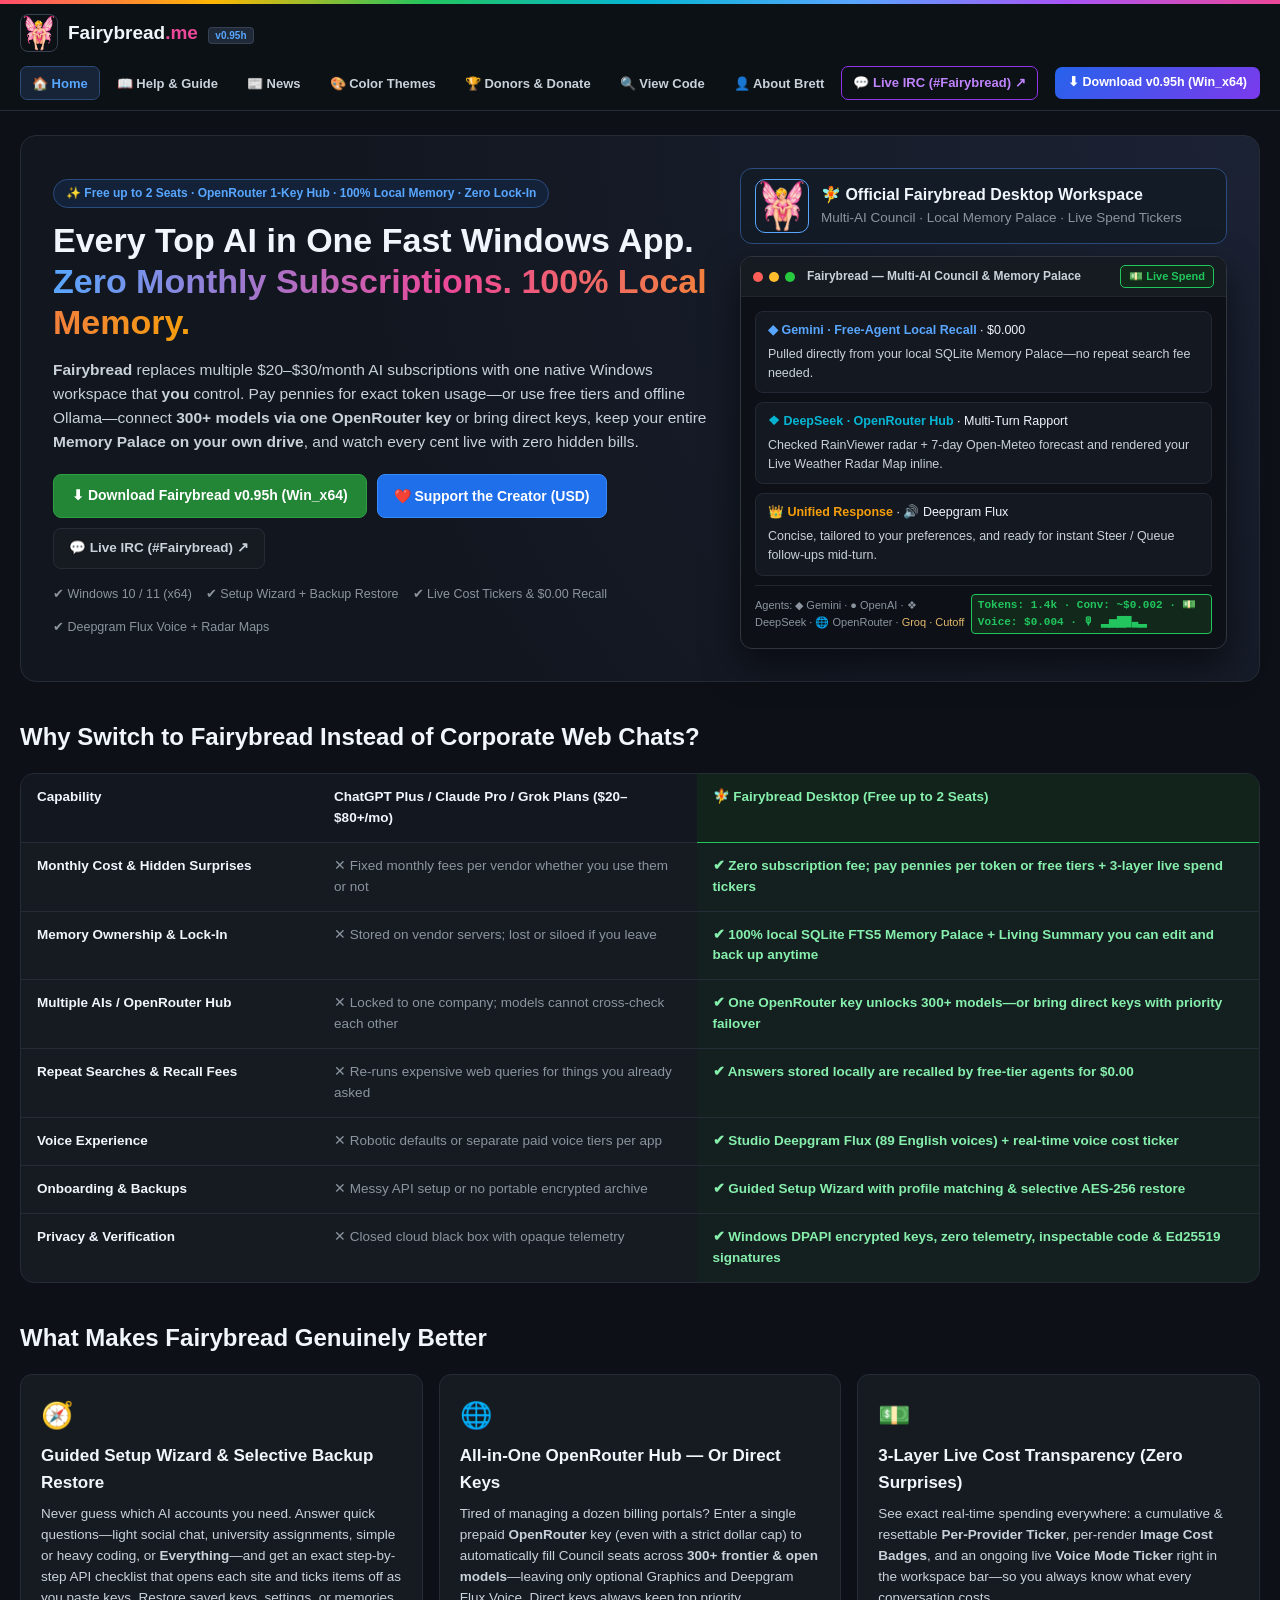
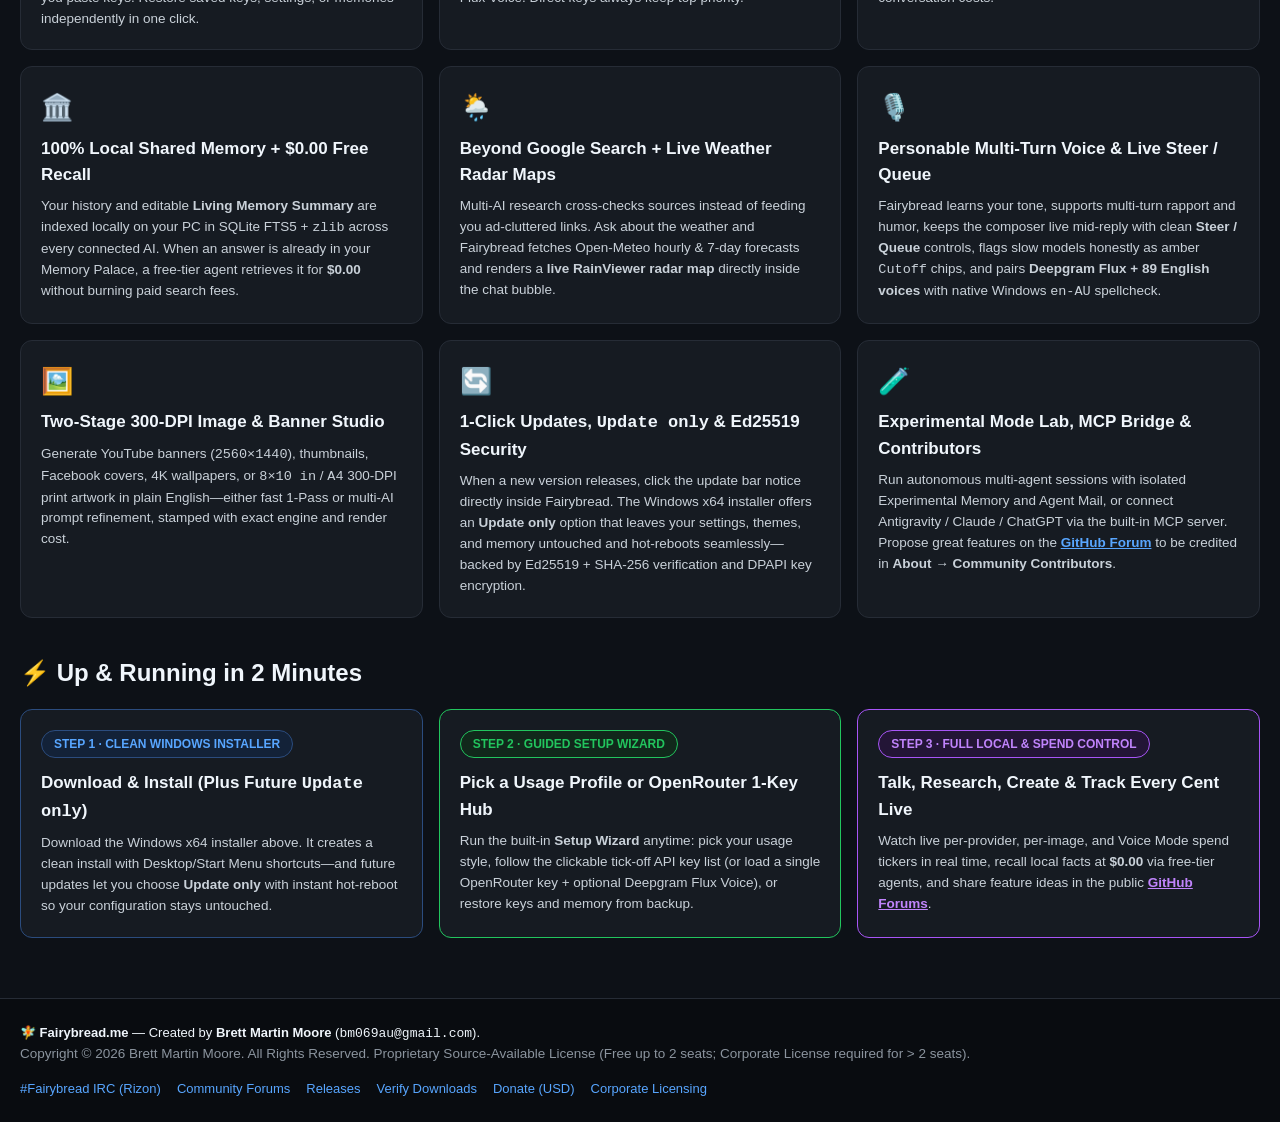
<file: docs/index.html>
﻿<!DOCTYPE html>
<html lang="en">
<head>
  <meta charset="UTF-8" />
  <meta name="viewport" content="width=device-width, initial-scale=1.0" />
  <title>Fairybread.me — Multi-AI Desktop Workspace, 100% Local Memory Palace &amp; Live Cost Control</title>
  <meta name="description" content="Replace $20-$80+/mo AI subscriptions with Fairybread: connect OpenRouter (300+ models on one key) or direct AI APIs, keep 100% local Shared Memory with $0.00 free recall, view Live Weather Radar Maps, talk with Deepgram Flux Voice, and track every cent live." />
  <link rel="icon" type="image/png" href="fairybread_icon.png" />
  <link rel="stylesheet" href="styles.css?v=0.95h" />
</head>
<body>
  <!-- Top Sprinkles Accent Bar -->
  <div class="sprinkle-bar"></div>

  <!-- Header / Navigation (Public Display Page — No Login Required) -->
  <header class="site-header">
    <div class="header-inner">
      <div class="brand" onclick="switchTab('home')">
        <img src="fairybread_icon.png" alt="Fairybread Logo" class="brand-logo-img" />
        <div>
          <span class="brand-name">Fairybread<span class="brand-domain">.me</span></span>
          <span class="brand-tag dynamic-version-tag">v0.95h</span>
        </div>
      </div>

      <nav class="main-nav" id="mainNav">
        <button class="nav-btn active" data-tab="home" onclick="switchTab('home')">🏠 Home</button>
        <button class="nav-btn" data-tab="guide" onclick="switchTab('guide')">📖 Help &amp; Guide</button>
        <button class="nav-btn" data-tab="news" onclick="switchTab('news')">📰 News</button>
        <button class="nav-btn" data-tab="themes" onclick="switchTab('themes')">🎨 Color Themes</button>
        <button class="nav-btn" data-tab="donors" onclick="switchTab('donors')">🏆 Donors &amp; Donate</button>
        <button class="nav-btn" data-tab="code" onclick="switchTab('code')">🔍 View Code</button>
        <button class="nav-btn" data-tab="about" onclick="switchTab('about')">👤 About Brett</button>
        <a class="nav-btn forum-link-btn" href="https://qchat.rizon.net/?channels=Fairybread" target="_blank" rel="noopener">💬 Live IRC (#Fairybread) ↗</a>
      </nav>

      <div class="header-actions">
        <a class="btn-download-sm dynamic-download-btn" href="https://github.com/bm069au/fairybread/releases/latest/download/Fairybread_v0.95h_Win_x64_Setup.exe">⬇ Download v0.95h (Win_x64)</a>
      </div>
    </div>
  </header>

  <main class="site-main">
    <!-- ================= TAB: HOME ================= -->
    <section id="tab-home" class="tab-section active">
      <div class="hero-card">
        <div class="hero-left">
          <div class="pill-badge">✨ Free up to 2 Seats · OpenRouter 1-Key Hub · 100% Local Memory · Zero Lock-In</div>
          <h1>Every Top AI in One Fast Windows App.<br /><span class="gradient-text">Zero Monthly Subscriptions. 100% Local Memory.</span></h1>
          <p class="hero-lead">
            <strong>Fairybread</strong> replaces multiple $20–$30/month AI subscriptions with one native Windows workspace that <strong>you</strong> control. Pay pennies for exact token usage—or use free tiers and offline Ollama—connect <strong>300+ models via one OpenRouter key</strong> or bring direct keys, keep your entire <strong>Memory Palace on your own drive</strong>, and watch every cent live with zero hidden bills.
          </p>
          <div class="hero-cta-row">
            <a class="btn-primary-lg dynamic-download-btn" id="heroDownloadBtn" href="https://github.com/bm069au/fairybread/releases/latest/download/Fairybread_v0.95h_Win_x64_Setup.exe">
              ⬇ Download Fairybread v0.95h (Win_x64)
            </a>
            <button class="btn-secondary-lg" onclick="switchTab('donors')">❤️ Support the Creator (USD)</button>
            <a class="btn-outline-lg" href="https://qchat.rizon.net/?channels=Fairybread" target="_blank" rel="noopener">💬 Live IRC (#Fairybread) ↗</a>
          </div>
          <div class="hero-meta">
            <span>✔ Windows 10 / 11 (x64)</span>
            <span>✔ Setup Wizard + Backup Restore</span>
            <span>✔ Live Cost Tickers &amp; $0.00 Recall</span>
            <span>✔ Deepgram Flux Voice + Radar Maps</span>
          </div>
        </div>

        <div class="hero-right">
          <div class="fairy-hero-banner">
            <img src="fairybread_icon.png" alt="Fairybread Emblem" class="hero-fairy-img" />
            <div>
              <strong>🧚 Official Fairybread Desktop Workspace</strong>
              <div class="muted-sub">Multi-AI Council · Local Memory Palace · Live Spend Tickers</div>
            </div>
          </div>
          <div class="app-mockup">
            <div class="mockup-titlebar">
              <span class="dot red"></span><span class="dot yellow"></span><span class="dot green"></span>
              <span class="mockup-title">Fairybread — Multi-AI Council &amp; Memory Palace</span>
              <span class="mockup-pill">💵 Live Spend</span>
            </div>
            <div class="mockup-body">
              <div class="mockup-chat-bubble ai-gemini">
                <strong>◆ Gemini · Free-Agent Local Recall</strong> · <span>$0.000</span>
                <p>Pulled directly from your local SQLite Memory Palace—no repeat search fee needed.</p>
              </div>
              <div class="mockup-chat-bubble ai-deepseek">
                <strong>❖ DeepSeek · OpenRouter Hub</strong> · <span>Multi-Turn Rapport</span>
                <p>Checked RainViewer radar + 7-day Open-Meteo forecast and rendered your Live Weather Radar Map inline.</p>
              </div>
              <div class="mockup-chat-bubble ai-synth">
                <strong>👑 Unified Response</strong> · <span>🔊 Deepgram Flux</span>
                <p>Concise, tailored to your preferences, and ready for instant Steer / Queue follow-ups mid-turn.</p>
              </div>
              <div class="mockup-bar">
                <span>Agents: ◆ Gemini · ● OpenAI · ❖ DeepSeek · 🌐 OpenRouter · <span style="color:#e2b96b;">Groq · Cutoff</span></span>
                <span class="voice-meter">Tokens: 1.4k · Conv: ~$0.002 · 💵 Voice: $0.004 · 🎙 ▂▅▇█▄▂</span>
              </div>
            </div>
          </div>
        </div>
      </div>

      <!-- Why Switch Comparison Table -->
      <h2 class="section-heading">Why Switch to Fairybread Instead of Corporate Web Chats?</h2>
      <div class="compare-table-wrap">
        <table class="compare-table">
          <thead>
            <tr>
              <th>Capability</th>
              <th>ChatGPT Plus / Claude Pro / Grok Plans ($20–$80+/mo)</th>
              <th class="cmp-fb-col">🧚 Fairybread Desktop (Free up to 2 Seats)</th>
            </tr>
          </thead>
          <tbody>
            <tr>
              <td>Monthly Cost &amp; Hidden Surprises</td>
              <td class="cmp-bad">✕ Fixed monthly fees per vendor whether you use them or not</td>
              <td class="cmp-fb-col cmp-good">✔ Zero subscription fee; pay pennies per token or free tiers + 3-layer live spend tickers</td>
            </tr>
            <tr>
              <td>Memory Ownership &amp; Lock-In</td>
              <td class="cmp-bad">✕ Stored on vendor servers; lost or siloed if you leave</td>
              <td class="cmp-fb-col cmp-good">✔ 100% local SQLite FTS5 Memory Palace + Living Summary you can edit and back up anytime</td>
            </tr>
            <tr>
              <td>Multiple AIs / OpenRouter Hub</td>
              <td class="cmp-bad">✕ Locked to one company; models cannot cross-check each other</td>
              <td class="cmp-fb-col cmp-good">✔ One OpenRouter key unlocks 300+ models—or bring direct keys with priority failover</td>
            </tr>
            <tr>
              <td>Repeat Searches &amp; Recall Fees</td>
              <td class="cmp-bad">✕ Re-runs expensive web queries for things you already asked</td>
              <td class="cmp-fb-col cmp-good">✔ Answers stored locally are recalled by free-tier agents for $0.00</td>
            </tr>
            <tr>
              <td>Voice Experience</td>
              <td class="cmp-bad">✕ Robotic defaults or separate paid voice tiers per app</td>
              <td class="cmp-fb-col cmp-good">✔ Studio Deepgram Flux (89 English voices) + real-time voice cost ticker</td>
            </tr>
            <tr>
              <td>Onboarding &amp; Backups</td>
              <td class="cmp-bad">✕ Messy API setup or no portable encrypted archive</td>
              <td class="cmp-fb-col cmp-good">✔ Guided Setup Wizard with profile matching &amp; selective AES-256 restore</td>
            </tr>
            <tr>
              <td>Privacy &amp; Verification</td>
              <td class="cmp-bad">✕ Closed cloud black box with opaque telemetry</td>
              <td class="cmp-fb-col cmp-good">✔ Windows DPAPI encrypted keys, zero telemetry, inspectable code &amp; Ed25519 signatures</td>
            </tr>
          </tbody>
        </table>
      </div>

      <!-- Core Feature Grid (9 Selling Cards) -->
      <h2 class="section-heading">What Makes Fairybread Genuinely Better</h2>
      <div class="feature-grid">
        <div class="feature-card">
          <div class="feat-icon">🧭</div>
          <h3>Guided Setup Wizard &amp; Selective Backup Restore</h3>
          <p>Never guess which AI accounts you need. Answer quick questions—light social chat, university assignments, simple or heavy coding, or <strong>Everything</strong>—and get an exact step-by-step API checklist that opens each site and ticks items off as you paste keys. Restore saved keys, settings, or memories independently in one click.</p>
        </div>
        <div class="feature-card">
          <div class="feat-icon">🌐</div>
          <h3>All-in-One OpenRouter Hub — Or Direct Keys</h3>
          <p>Tired of managing a dozen billing portals? Enter a single prepaid <strong>OpenRouter</strong> key (even with a strict dollar cap) to automatically fill Council seats across <strong>300+ frontier &amp; open models</strong>—leaving only optional Graphics and Deepgram Flux Voice. Direct keys always keep top priority.</p>
        </div>
        <div class="feature-card">
          <div class="feat-icon">💵</div>
          <h3>3-Layer Live Cost Transparency (Zero Surprises)</h3>
          <p>See exact real-time spending everywhere: a cumulative &amp; resettable <strong>Per-Provider Ticker</strong>, per-render <strong>Image Cost Badges</strong>, and an ongoing live <strong>Voice Mode Ticker</strong> right in the workspace bar—so you always know what every conversation costs.</p>
        </div>
        <div class="feature-card">
          <div class="feat-icon">🏛️</div>
          <h3>100% Local Shared Memory + $0.00 Free Recall</h3>
          <p>Your history and editable <strong>Living Memory Summary</strong> are indexed locally on your PC in SQLite FTS5 + <code>zlib</code> across every connected AI. When an answer is already in your Memory Palace, a free-tier agent retrieves it for <strong>$0.00</strong> without burning paid search fees.</p>
        </div>
        <div class="feature-card">
          <div class="feat-icon">🌦️</div>
          <h3>Beyond Google Search + Live Weather Radar Maps</h3>
          <p>Multi-AI research cross-checks sources instead of feeding you ad-cluttered links. Ask about the weather and Fairybread fetches Open-Meteo hourly &amp; 7-day forecasts and renders a <strong>live RainViewer radar map</strong> directly inside the chat bubble.</p>
        </div>
        <div class="feature-card">
          <div class="feat-icon">🎙️</div>
          <h3>Personable Multi-Turn Voice &amp; Live Steer / Queue</h3>
          <p>Fairybread learns your tone, supports multi-turn rapport and humor, keeps the composer live mid-reply with clean <strong>Steer / Queue</strong> controls, flags slow models honestly as amber <code>Cutoff</code> chips, and pairs <strong>Deepgram Flux + 89 English voices</strong> with native Windows <code>en-AU</code> spellcheck.</p>
        </div>
        <div class="feature-card">
          <div class="feat-icon">🖼️</div>
          <h3>Two-Stage 300-DPI Image &amp; Banner Studio</h3>
          <p>Generate YouTube banners (<code>2560×1440</code>), thumbnails, Facebook covers, 4K wallpapers, or <code>8×10 in</code> / <code>A4</code> 300-DPI print artwork in plain English—either fast 1-Pass or multi-AI prompt refinement, stamped with exact engine and render cost.</p>
        </div>
        <div class="feature-card">
          <div class="feat-icon">🔄</div>
          <h3>1-Click Updates, <code>Update only</code> &amp; Ed25519 Security</h3>
          <p>When a new version releases, click the update bar notice directly inside Fairybread. The Windows x64 installer offers an <strong>Update only</strong> option that leaves your settings, themes, and memory untouched and hot-reboots seamlessly—backed by Ed25519 + SHA-256 verification and DPAPI key encryption.</p>
        </div>
        <div class="feature-card">
          <div class="feat-icon">🧪</div>
          <h3>Experimental Mode Lab, MCP Bridge &amp; Contributors</h3>
          <p>Run autonomous multi-agent sessions with isolated Experimental Memory and Agent Mail, or connect Antigravity / Claude / ChatGPT via the built-in MCP server. Propose great features on the <a href="https://github.com/bm069au/fairybread/discussions" target="_blank" rel="noopener" style="color:var(--accent-blue); font-weight:700;">GitHub Forum</a> to be credited in <strong>About → Community Contributors</strong>.</p>
        </div>
      </div>

      <!-- HOW IT WORKS (3 SIMPLE STEPS) -->
      <h2 class="section-heading">⚡ Up &amp; Running in 2 Minutes</h2>
      <div class="feature-grid">
        <div class="feature-card" style="border-color:#2b4c7e;">
          <div class="pill-badge">STEP 1 · CLEAN WINDOWS INSTALLER</div>
          <h3>Download &amp; Install (Plus Future <code>Update only</code>)</h3>
          <p>Download the Windows x64 installer above. It creates a clean install with Desktop/Start Menu shortcuts—and future updates let you choose <strong>Update only</strong> with instant hot-reboot so your configuration stays untouched.</p>
        </div>
        <div class="feature-card" style="border-color:#22c55e;">
          <div class="pill-badge" style="color:#22c55e; border-color:#22c55e; background:#11281b;">STEP 2 · GUIDED SETUP WIZARD</div>
          <h3>Pick a Usage Profile or OpenRouter 1-Key Hub</h3>
          <p>Run the built-in <strong>Setup Wizard</strong> anytime: pick your usage style, follow the clickable tick-off API key list (or load a single OpenRouter key + optional Deepgram Flux Voice), or restore keys and memory from backup.</p>
        </div>
        <div class="feature-card" style="border-color:#a855f7;">
          <div class="pill-badge" style="color:#c084fc; border-color:#a855f7; background:#231536;">STEP 3 · FULL LOCAL &amp; SPEND CONTROL</div>
          <h3>Talk, Research, Create &amp; Track Every Cent Live</h3>
          <p>Watch live per-provider, per-image, and Voice Mode spend tickers in real time, recall local facts at <strong>$0.00</strong> via free-tier agents, and share feature ideas in the public <a href="https://github.com/bm069au/fairybread/discussions" target="_blank" rel="noopener" style="color:#c084fc; font-weight:700;">GitHub Forums</a>.</p>
        </div>
      </div>
    </section>

    <!-- ================= TAB: HELP & USER GUIDE ================= -->
    <section id="tab-guide" class="tab-section">
      <div class="section-header-row">
        <div>
          <h2>📖 Fairybread User Guide &amp; Operating Instructions</h2>
          <p class="muted-sub">Always available offline inside the app via <strong><code>F1</code></strong> or <strong><code>Help → 📖 User Guide</code></strong>.</p>
        </div>
        <a class="btn-primary dynamic-download-btn" href="https://github.com/bm069au/fairybread/releases/latest/download/Fairybread_v0.95h_Win_x64_Setup.exe">⬇ Download Fairybread v0.95h</a>
      </div>

      <div class="news-list">
        <article class="news-card">
          <h3>1. Guided Setup Wizard &amp; OpenRouter One-Key Hub</h3>
          <p style="color:var(--text-secondary);">
            1. Open <strong><code>⚙ Settings → Launch Setup Wizard…</code></strong> (runs automatically on first launch and can be re-run anytime to simplify your keys).<br />
            2. Choose your profile—<em>Light Chat &amp; Research</em>, <em>Assignments &amp; Writing</em>, <em>Simple / Heavy Coding</em>, or <em>Give Me Everything</em>.<br />
            3. Want one prepaid billing balance for almost every AI model? Enable the <strong>OpenRouter Hub</strong>, enter a single key, and pick a preset tier (<em>Free / Balanced / Flagship</em>). Direct provider keys (Gemini, OpenAI, DeepSeek, Groq, Claude, etc.) always keep top priority whenever entered.<br />
            4. Click each link in the tick-off checklist to create keys, paste them into the DPAPI-encrypted fields, and verify your readiness in seconds.
          </p>
        </article>

        <article class="news-card">
          <h3>2. Chat Controls, Steer / Queue, Weather Radar Maps &amp; Deepgram Flux Voice</h3>
          <p style="color:var(--text-secondary);">
            • <strong><code>Steer / Queue</code> Composer:</strong> While agents are responding, type your next instruction and press <code>Enter</code> to either steer the active turn or queue it next.<br />
            • <strong>Honest Status Chips:</strong> Slow providers timed out by quorum appear cleanly in amber as <code>Cutoff</code> or <code>Timeout</code> rather than misleading error labels.<br />
            • <strong>Live Weather Radar Maps:</strong> Ask for local or global weather to see live RainViewer precipitation radar tiles layered over CartoDB Dark Matter alongside hourly and 7-day forecasts.<br />
            • <strong>Hands-Free Voice (<code>|||✨</code>):</strong> Uses <strong>Deepgram Flux</strong> + <strong>89 English voices</strong> (or system/provider TTS) with live soundwave level metering and barge-in control.
          </p>
        </article>

        <article class="news-card">
          <h3>3. 3-Layer Live Cost Tickers &amp; $0.00 Free-Agent Local Memory Recall</h3>
          <p style="color:var(--text-secondary);">
            • <strong>Click the bottom spend bar</strong> anytime to open the <strong>Spend &amp; Billing Dashboard</strong> showing per-provider cumulative spend since your last top-up, a 1-click Reset ticker per provider, per-image cost badges, and live ongoing Voice Mode spending.<br />
            • <strong>Memory Palace Fast-Recall ($0.00):</strong> High-confidence matches in your local SQLite FTS5 <code>memory.db</code> skip paid web searches and answer using free-tier agents for <strong>$0.00</strong> (include <em>"recheck with full council"</em> anytime to force a fresh web sweep).<br />
            • <strong>Living Memory Summary:</strong> View or edit what all connected AIs remember about you and your projects in <strong>Shared Memory → View &amp; Edit Summary</strong>.
          </p>
        </article>

        <article class="news-card">
          <h3>4. 300-DPI Graphics Studio, MCP Bridge &amp; Experimental Mode</h3>
          <p style="color:var(--text-secondary);">
            • <strong>Image &amp; Print Studio:</strong> Ask naturally for banners, thumbnails, cover graphics, or <code>8×10 in</code> / <code>A4</code> 300-DPI artwork. Stamped with exact provider cost.<br />
            • <strong>Experimental Mode:</strong> Launch autonomous multi-agent sessions with isolated Experimental Memory and Agent Mail. In Public builds, core source code stays verified and immutable—share proposed ideas in the <a href="https://github.com/bm069au/fairybread/discussions" target="_blank" rel="noopener" style="color:var(--accent-blue);">GitHub Community Forum</a> for credit under <strong>About → Community Contributors</strong>.<br />
            • <strong>MCP Bridge:</strong> Connect Google Antigravity, Claude Desktop, or ChatGPT Desktop to drive Fairybread as a local worker council.
          </p>
        </article>

        <article class="news-card">
          <h3>5. Custom <code>.json</code> Color Themes, Selective AES-256 Backups &amp; 1-Click Updates</h3>
          <p style="color:var(--text-secondary);">
            • <strong>Color Themes:</strong> Download any <code>.json</code> color palette from the <a href="#" onclick="switchTab('themes'); return false;" style="color:var(--accent-blue);">Color Themes</a> tab and load via <strong><code>View → 🎨 Theme → 📥 Import Custom Theme (.json)…</code></strong>.<br />
            • <strong>Selective Backup &amp; Restore:</strong> Export an AES-256-GCM encrypted <code>.zip</code> archive—and restore <strong>API keys</strong>, <strong>settings</strong>, or <strong>memory</strong> together or separately from Settings or the Setup Wizard.<br />
            • <strong>1-Click Updates &amp; Hot-Reboot:</strong> Notice a newer version banner in the top bar? Click download, choose <strong>Update only</strong> in the installer, and let Fairybread relaunch cleanly without touching your data.
          </p>
        </article>
      </div>
    </section>

    <!-- ================= TAB: NEWS & DEVLOG ================= -->
    <section id="tab-news" class="tab-section">
      <div class="section-header-row">
        <div>
          <h2>📰 Fairybread News, Changelogs &amp; Updates</h2>
          <p class="muted-sub">Official release highlights, architecture notes, and roadmap dispatches.</p>
        </div>
        <a class="btn-secondary" href="https://github.com/bm069au/fairybread/discussions" target="_blank" rel="noopener">💬 Join Discussions on GitHub ↗</a>
      </div>
      <div id="newsFeedContainer" class="news-list"></div>
    </section>

    <!-- ================= TAB: CUSTOM COLOR THEME STUDIO & GALLERY ================= -->
    <section id="tab-themes" class="tab-section">
      <div class="section-header-row">
        <div>
          <h2>🎨 Custom Color Theme Studio &amp; Preset Gallery</h2>
          <p class="muted-sub">Design your own Fairybread palette with live preview, or download any of our 14 pure <code>.json</code> color themes (zero executable code—just structured color tokens, including a retro Winamp Classic 1999 tribute).</p>
        </div>
        <div class="how-to-install-pill">
          💡 <strong>How to install in Fairybread:</strong> Click <code>View → 🎨 Theme → 📥 Import Custom Theme (.json)…</code> and select your downloaded file!
        </div>
      </div>

      <!-- Interactive Theme Creator + Live Preview -->
      <div class="theme-studio-card">
        <div class="studio-controls">
          <h3>🛠 Live Theme Creator</h3>
          <div class="form-row-2">
            <label>Theme Name
              <input type="text" id="skinNameInput" value="Winamp Classic 1999 (2.x LED)" oninput="updateLiveThemePreview()" />
            </label>
            <label>Author / Handle
              <input type="text" id="skinAuthorInput" value="bm069au" oninput="updateLiveThemePreview()" />
            </label>
          </div>
          <div class="color-picker-grid">
            <label>Main Background <input type="color" id="colBgMain" value="#121612" oninput="updateLiveThemePreview()" /></label>
            <label>Sidebar &amp; Panels <input type="color" id="colBgSidebar" value="#0a0d0a" oninput="updateLiveThemePreview()" /></label>
            <label>Cards &amp; Composer <input type="color" id="colBgCard" value="#1b241b" oninput="updateLiveThemePreview()" /></label>
            <label>Hover Highlight <input type="color" id="colBgHover" value="#253325" oninput="updateLiveThemePreview()" /></label>
            <label>Border Lines <input type="color" id="colBorder" value="#375237" oninput="updateLiveThemePreview()" /></label>
            <label>Primary Text <input type="color" id="colTextPrimary" value="#00ff41" oninput="updateLiveThemePreview()" /></label>
            <label>Secondary Text <input type="color" id="colTextSec" value="#b8e6b8" oninput="updateLiveThemePreview()" /></label>
            <label>Muted Labels <input type="color" id="colTextMuted" value="#6b9e6b" oninput="updateLiveThemePreview()" /></label>
            <label>User Bubble BG <input type="color" id="colUserBg" value="#1e2e1e" oninput="updateLiveThemePreview()" /></label>
            <label>User Bubble Border <input type="color" id="colUserBorder" value="#ffb000" oninput="updateLiveThemePreview()" /></label>
            <label>User Bubble Text <input type="color" id="colUserText" value="#ffdf80" oninput="updateLiveThemePreview()" /></label>
            <label>Send Button BG <input type="color" id="colSendBg" value="#ffb000" oninput="updateLiveThemePreview()" /></label>
            <label>Send Button Text <input type="color" id="colSendFg" value="#0a0d0a" oninput="updateLiveThemePreview()" /></label>
          </div>
          <label class="checkbox-label">
            <input type="checkbox" id="colSprinkles" onchange="updateLiveThemePreview()" />
            ✨ Enable Sprinkles Accent Styling on User Bubbles
          </label>
          <div class="studio-btn-row">
            <button class="btn-primary" onclick="downloadCurrentSkinJson()">⬇ Download .json Theme</button>
            <button class="btn-secondary" onclick="publishCurrentSkinToGallery()">🚀 Save to Local Studio</button>
            <button class="btn-outline" onclick="copyCurrentSkinJson()">📋 Copy JSON</button>
            <a class="btn-outline" href="https://github.com/bm069au/fairybread/discussions" target="_blank" rel="noopener">💬 Share Your Theme on GitHub Forum ↗</a>
          </div>
        </div>

        <div class="studio-preview-wrap">
          <h3>👁 Live Desktop Preview</h3>
          <div id="liveThemePreviewWindow" class="theme-preview-window">
            <div class="tp-menubar" id="tpMenubar">Fairybread &nbsp; Mode &nbsp; View &nbsp; Settings &nbsp; Help</div>
            <div class="tp-body">
              <div class="tp-sidebar" id="tpSidebar">
                <div class="tp-new-btn" id="tpNewBtn">+ New Conversation</div>
                <div class="tp-side-item">📁 Code Workbench</div>
                <div class="tp-side-item active" id="tpActiveItem">Theme Live Test</div>
                <div class="tp-side-item">Weather &amp; Research</div>
              </div>
              <div class="tp-main" id="tpMain">
                <div class="tp-topbar" id="tpTopbar">
                  <span id="tpBreadcrumb">Fairybread / Theme Live Test</span>
                  <span class="tp-exp-pill">OpenRouter: Ready</span>
                </div>
                <div class="tp-chat">
                  <div class="tp-user-bubble" id="tpUserBubble">
                    How does this custom JSON color theme look inside Fairybread?
                  </div>
                  <div class="tp-ai-card" id="tpAiCard">
                    <strong>◆ Gemini · ❖ DeepSeek · 🌐 OpenRouter</strong>
                    <p id="tpAiText">Crisp contrast, zero eye strain, and 100% safe JSON color styling. Click "Download .json Theme" to load it into your desktop app!</p>
                  </div>
                </div>
                <div class="tp-composer" id="tpComposer">
                  <span id="tpComposerPlaceholder">Ask anything, type mid-turn to Steer/Queue, or drop files…</span>
                  <button class="tp-send-btn" id="tpSendBtn">↑</button>
                </div>
              </div>
            </div>
          </div>
        </div>
      </div>

      <h3 class="section-subheading">🌟 Built-in &amp; Curated Preset Themes (14 Themes — Click "Preview in Studio" or "Download .json")</h3>
      <div id="skinGalleryGrid" class="skin-gallery-grid"></div>
    </section>

    <!-- ================= TAB: DONOR WALL & DONATIONS ================= -->
    <section id="tab-donors" class="tab-section">
      <div class="donation-hero">
        <div class="donation-story">
          <h2>❤️ Support Fairybread &amp; Join the Donor Hall of Fame</h2>
          <p>
            I built <strong>Fairybread</strong> to replace corporate AI lock-in with 100% local, private persistent memory, complete spend visibility, and zero monthly fees—plus an autonomous <strong>Experimental Mode</strong> lab.
          </p>
          <p>
            In real life, I live on a disability pension and cover my own development costs. Fairybread is <strong>free for personal use (up to 2 seats)</strong>, so if it saves you money or helps your workflow and you can spare a contribution, <strong>it genuinely helps me pay my bills and keep Fairybread independent and up to date.</strong>
          </p>
        </div>

        <div class="tier-cards-grid">
          <div class="tier-card">
            <div class="tier-price">$5 <span>USD</span></div>
            <div class="tier-title">🌱 Supporter Badge</div>
            <p>Listed on the Fairybread.me Donor Wall + recognition on GitHub Sponsors.</p>
            <a class="btn-tier" href="https://github.com/sponsors/bm069au/sponsorships?frequency=one-time&amount=5" target="_blank" rel="noopener">Donate $5 USD ↗</a>
          </div>
          <div class="tier-card">
            <div class="tier-price">$10 <span>USD</span></div>
            <div class="tier-title">📬 Insider Supporter</div>
            <p>Supporter recognition + project dev updates &amp; release dispatches.</p>
            <a class="btn-tier" href="https://github.com/sponsors/bm069au/sponsorships?frequency=one-time&amount=10" target="_blank" rel="noopener">Donate $10 USD ↗</a>
          </div>
          <div class="tier-card featured">
            <div class="tier-ribbon">MOST POPULAR</div>
            <div class="tier-price">$25 <span>USD</span></div>
            <div class="tier-title">🌟 Early Previewer</div>
            <p>Release Notes credit + early feature &amp; custom theme previews.</p>
            <a class="btn-tier" href="https://github.com/sponsors/bm069au/sponsorships?frequency=one-time&amount=25" target="_blank" rel="noopener">Donate $25 USD ↗</a>
          </div>
          <div class="tier-card">
            <div class="tier-price">$50 <span>USD</span></div>
            <div class="tier-title">💎 Beta Patron</div>
            <p>Priority feature requests &amp; direct feedback on upcoming builds.</p>
            <a class="btn-tier" href="https://github.com/sponsors/bm069au/sponsorships?frequency=one-time&amount=50" target="_blank" rel="noopener">Donate $50 USD ↗</a>
          </div>
          <div class="tier-card vip">
            <div class="tier-price">$350 <span>USD</span></div>
            <div class="tier-title">👑 1-on-1 VIP &amp; Custom Setup</div>
            <p>1 Hour 1-on-1 setup consulting + tailored configuration help + VIP Wall recognition.</p>
            <a class="btn-tier" href="https://github.com/sponsors/bm069au/sponsorships?frequency=one-time&amount=350" target="_blank" rel="noopener">Donate $350 USD ↗</a>
          </div>
          <div class="tier-card">
            <div class="tier-price">Custom <span>USD</span></div>
            <div class="tier-title">💝 Choose Any Amount</div>
            <p>Every contribution goes directly toward keeping Fairybread maintained and free from corporate lock-in.</p>
            <a class="btn-tier" href="https://github.com/sponsors/bm069au?frequency=one-time" target="_blank" rel="noopener">Custom USD Donation ↗</a>
          </div>
        </div>

        <div class="corporate-box">
          <div>
            <h3>🏢 Business &amp; Corporate Licensing (More Than 2 Seats)</h3>
            <p class="muted-sub">For companies, agencies, and organizations deploying Fairybread across <strong>more than two (2) seats</strong>, a commercial corporate license is required (negotiable pricing).</p>
          </div>
          <a class="btn-secondary" href="mailto:bm069au@gmail.com?subject=Fairybread%20Corporate%20License%20Inquiry%20(%3E2%20Seats)">✉ Inquire: bm069au@gmail.com</a>
        </div>
      </div>

      <div class="section-header-row" style="margin-top: 32px;">
        <div>
          <h2>🏆 Supporters &amp; Contributors</h2>
          <p class="muted-sub">Verified supporters helping keep Fairybread independent and actively maintained.</p>
        </div>
      </div>
      <div id="donorWallGrid" class="donor-wall-grid"></div>
    </section>

    <!-- ================= TAB: READ-ONLY SOURCE CODE VIEWER ================= -->
    <section id="tab-code" class="tab-section">
      <div class="license-guard-banner">
        <div>
          <strong>🔒 PROPRIETARY SOURCE-AVAILABLE CODE INSPECTOR (NOT OPEN SOURCE)</strong>
          <p>
            Copyright © 2026 Brett Martin Moore (<code>bm069au@gmail.com</code>). All Rights Reserved.
            This code is visible so you can verify that Fairybread has <strong>zero spyware, zero telemetry, DPAPI key protection, and 100% local memory</strong>, and so contributors can propose improvements.
            <strong>Public forking, redistribution, rebranding, or commercial use (&gt; 2 seats) without a written license is strictly prohibited.</strong>
          </p>
        </div>
        <a href="https://github.com/bm069au/fairybread" target="_blank" rel="noopener" class="btn-outline">View Official GitHub Repo ↗</a>
      </div>

      <div class="code-explorer-layout">
        <div class="code-file-list" id="codeFileList"></div>
        <div class="code-viewer-pane">
          <div class="code-viewer-header">
            <span id="codeViewerTitle">LICENSE.md</span>
            <span class="watermark-tag">READ-ONLY · COPYRIGHT © 2026 BRETT MARTIN MOORE</span>
          </div>
          <pre id="codeViewerContent" class="code-pre nocopy"></pre>
        </div>
      </div>
    </section>

    <!-- ================= TAB: ABOUT BRETT ================= -->
    <section id="tab-about" class="tab-section">
      <div class="bio-card">
        <div class="bio-photo-col">
          <div class="portrait-frame" id="brettPortraitFrame">
            <img id="brettPortraitImg" src="fairybread_icon.png" alt="Brett Martin Moore — Fairybread Emblem" />
          </div>
          <div class="bio-quick-facts">
            <div><strong>Creator:</strong> Brett Martin Moore</div>
            <div><strong>Location:</strong> Australia</div>
            <div><strong>GitHub:</strong> <a href="https://github.com/bm069au" target="_blank" rel="noopener">@bm069au</a></div>
            <div><strong>Forum:</strong> <a href="https://github.com/bm069au/fairybread/discussions" target="_blank" rel="noopener">GitHub Discussions ↗</a></div>
            <div><strong>Contact:</strong> <a href="mailto:bm069au@gmail.com">bm069au@gmail.com</a></div>
          </div>
        </div>

        <div class="bio-text-col">
          <div class="pill-badge">Creator Biography</div>
          <h2>Meet Brett Martin Moore — Why I Built Fairybread</h2>
          <p>
            I'm 60, neurodivergent (AuDHD), and I've spent my life thinking in <strong>systems, patterns, and pure logic</strong>. When software defaults fight the user's actual workflow, I build structural bypasses instead of accepting arbitrary limitations.
          </p>
          <p>
            As AI became essential for coding, writing, and research, every vendor pushed separate <strong>$20–$30/month subscriptions</strong>—where ChatGPT can't talk to Claude, DeepSeek can't cross-check Gemini, hidden limits move overnight, and your entire conversation history lives on someone else's server.
          </p>
          <p>
            So I engineered <strong>Fairybread</strong> to put power, memory, and billing control back in the user's hands:
          </p>
          <ul class="bio-list">
            <li><strong>Zero Lock-In &amp; Full Spend Control:</strong> Connect via one OpenRouter key or bring your own provider keys—with 3-layer live cost tickers (per provider, per picture, and ongoing live Voice Mode) so nothing is ever hidden.</li>
            <li><strong>100% Local Memory Palace + $0.00 Recall:</strong> Your conversations and editable Living Memory Summary stay on your own drive in SQLite FTS5, and previously learned answers can be retrieved by free-tier agents for $0.00.</li>
            <li><strong>Built for Real Humans:</strong> Natural conversational synthesis, guided Setup Wizard, selective AES-256 backup restore, live Weather Radar Maps, Deepgram Flux speech, and 1-click <code>Update only</code> updates.</li>
          </ul>
          <p>
            If you spot something we missed or suggest an idea we adopt into Fairybread, post it on the <a href="https://github.com/bm069au/fairybread/discussions" target="_blank" rel="noopener" style="color:var(--accent-blue); font-weight:700;">GitHub Community Forum</a>—accepted contributors are added to the <strong>Community Contributors</strong> credit list right inside the desktop app's <strong>About</strong> dialog!
          </p>
          <div class="hero-cta-row" style="margin-top:18px;">
            <button class="btn-primary" onclick="switchTab('donors')">❤️ Support Brett's Work</button>
            <a class="btn-outline" href="https://github.com/bm069au/fairybread/discussions" target="_blank" rel="noopener">💬 Join GitHub Forums ↗</a>
          </div>
        </div>
      </div>
    </section>
  </main>

  <footer class="site-footer">
    <div class="footer-inner">
      <div>
        <strong>🧚 Fairybread.me</strong> — Created by <strong>Brett Martin Moore</strong> (<code>bm069au@gmail.com</code>).<br />
        <span class="muted-sub">Copyright © 2026 Brett Martin Moore. All Rights Reserved. Proprietary Source-Available License (Free up to 2 seats; Corporate License required for &gt; 2 seats).</span>
      </div>
      <div class="footer-links">
        <a href="https://qchat.rizon.net/?channels=Fairybread" target="_blank" rel="noopener">#Fairybread IRC (Rizon)</a>
        <a href="https://github.com/bm069au/fairybread/discussions" target="_blank" rel="noopener">Community Forums</a>
        <a href="https://github.com/bm069au/fairybread/releases" target="_blank" rel="noopener">Releases</a>
        <a href="verify.html">Verify Downloads</a>
        <a href="https://github.com/sponsors/bm069au" target="_blank" rel="noopener">Donate (USD)</a>
        <a href="mailto:bm069au@gmail.com">Corporate Licensing</a>
      </div>
    </div>
  </footer>

  <script src="app.js?v=0.95h"></script>
</body>
</html>
</file>
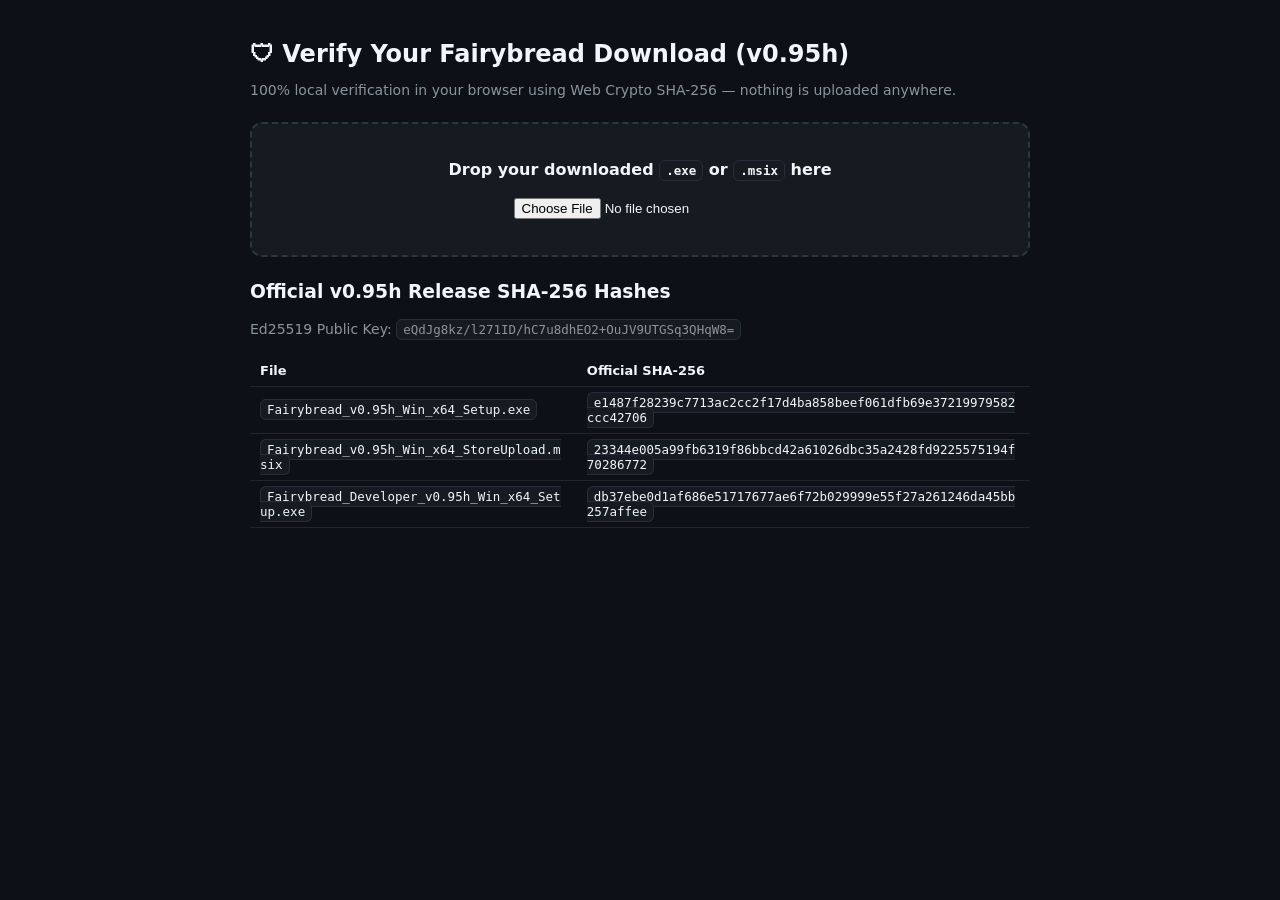
<file: docs/verify.html>
<!DOCTYPE html>
<html lang="en">
<head>
<meta charset="utf-8">
<meta name="viewport" content="width=device-width, initial-scale=1">
<title>Verify Official Fairybread Download (SHA-256)</title>
<style>
  body { font-family: "Segoe UI", system-ui, sans-serif; background:#0d1117; color:#f0f6fc; max-width:780px; margin:40px auto; padding:0 20px; }
  h1 { font-size:24px; margin-bottom:6px; }
  .muted { color:#8b949e; font-size:14px; }
  .drop { border:2px dashed #30363d; border-radius:12px; padding:36px 20px; text-align:center; background:#161b22; margin:24px 0; cursor:pointer; }
  .drop.drag { border-color:#58a6ff; background:#132238; }
  .ok { background:#0f291e; border:1px solid #2ea043; color:#7ee787; padding:14px; border-radius:8px; margin-top:16px; }
  .bad { background:#2c1517; border:1px solid #f85149; color:#ff7b72; padding:14px; border-radius:8px; margin-top:16px; }
  code, pre { background:#161b22; border:1px solid #262c3a; border-radius:6px; padding:2px 6px; font-family:Consolas, monospace; font-size:12.5px; word-break:break-all; }
  table { width:100%; border-collapse:collapse; margin-top:18px; font-size:13px; }
  th, td { text-align:left; padding:8px 10px; border-bottom:1px solid #21262d; }
</style>
</head>
<body>
  <h1>🛡 Verify Your Fairybread Download (v0.95h)</h1>
  <p class="muted">100% local verification in your browser using Web Crypto SHA-256 — nothing is uploaded anywhere.</p>
  <div id="dropZone" class="drop">
    <strong>Drop your downloaded <code>.exe</code> or <code>.msix</code> here</strong><br><br>
    <input type="file" id="fileInput">
  </div>
  <div id="result"></div>
  <h3>Official v0.95h Release SHA-256 Hashes</h3>
  <p class="muted">Ed25519 Public Key: <code>eQdJg8kz/l271ID/hC7u8dhEO2+OuJV9UTGSq3QHqW8=</code></p>
  <table>
    <thead><tr><th>File</th><th>Official SHA-256</th></tr></thead>
    <tbody id="hashTable"></tbody>
  </table>
<script>
const OFFICIAL = [
  {
    "name": "Fairybread_v0.95h_Win_x64_Setup.exe",
    "sha256": "e1487f28239c7713ac2cc2f17d4ba858beef061dfb69e37219979582ccc42706",
    "size": 127137701
  },
  {
    "name": "Fairybread_v0.95h_Win_x64_StoreUpload.msix",
    "sha256": "23344e005a99fb6319f86bbcd42a61026dbc35a2428fd9225575194f70286772",
    "size": 138421113
  },
  {
    "name": "Fairybread_Developer_v0.95h_Win_x64_Setup.exe",
    "sha256": "db37ebe0d1af686e51717677ae6f72b029999e55f27a261246da45bb257affee",
    "size": 128390920
  }
];
const tbody = document.getElementById('hashTable');
for (const item of OFFICIAL) {
  const tr = document.createElement('tr');
  tr.innerHTML = `<td><code>${item.name}</code></td><td><code>${item.sha256}</code></td>`;
  tbody.appendChild(tr);
}
async function checkFile(file) {
  const res = document.getElementById('result');
  res.innerHTML = '<p class="muted">Hashing file locally…</p>';
  const buf = await file.arrayBuffer();
  const digest = await crypto.subtle.digest('SHA-256', buf);
  const hex = [...new Uint8Array(digest)].map(b => b.toString(16).padStart(2, '0')).join('').toLowerCase();
  const match = OFFICIAL.find(o => o.sha256 === hex);
  if (match) {
    res.innerHTML = `<div class="ok"><strong>✓ VERIFIED OFFICIAL FAIRYBREAD RELEASE</strong><br>Matches <code>${match.name}</code><br>SHA-256: <code>${hex}</code></div>`;
  } else {
    res.innerHTML = `<div class="bad"><strong>⚠ UNRECOGNIZED OR MODIFIED FILE</strong><br>Your file's SHA-256 did not match any official v0.95h build.<br>Computed SHA-256: <code>${hex}</code></div>`;
  }
}
const dz = document.getElementById('dropZone');
const fi = document.getElementById('fileInput');
fi.addEventListener('change', e => { if (e.target.files[0]) checkFile(e.target.files[0]); });
dz.addEventListener('dragover', e => { e.preventDefault(); dz.classList.add('drag'); });
dz.addEventListener('dragleave', () => dz.classList.remove('drag'));
dz.addEventListener('drop', e => { e.preventDefault(); dz.classList.remove('drag'); if (e.dataTransfer.files[0]) checkFile(e.dataTransfer.files[0]); });
</script>
</body>
</html>
</file>
<file: docs/styles.css>
:root {
  --bg-main: #0d1117;
  --bg-card: #161b22;
  --bg-elevated: #1c2128;
  --border: #262c36;
  --text-primary: #f0f6fc;
  --text-secondary: #c9d1d9;
  --text-muted: #8b949e;
  --accent-blue: #58a6ff;
  --accent-green: #22c55e;
  --accent-purple: #a855f7;
  --accent-pink: #ec4899;
  --accent-amber: #f59e0b;
}

* {
  box-sizing: border-box;
}

body {
  margin: 0;
  font-family: "Segoe UI Variable", "Segoe UI", -apple-system, BlinkMacSystemFont, sans-serif;
  background: var(--bg-main);
  color: var(--text-primary);
  line-height: 1.55;
}

.sprinkle-bar {
  height: 4px;
  background: linear-gradient(90deg, #ff4d6d, #ffb703, #22c55e, #06b6d4, #58a6ff, #a855f7, #ec4899);
}

.site-header {
  position: sticky;
  top: 0;
  z-index: 100;
  background: rgba(13, 17, 23, 0.94);
  backdrop-filter: blur(10px);
  border-bottom: 1px solid var(--border);
}

.header-inner {
  max-width: 1320px;
  margin: 0 auto;
  padding: 10px 20px;
  display: flex;
  align-items: center;
  justify-content: space-between;
  gap: 14px;
  flex-wrap: wrap;
}

.brand {
  display: flex;
  align-items: center;
  gap: 10px;
  cursor: pointer;
}

.brand-icon {
  font-size: 26px;
}

.brand-logo-img {
  width: 38px;
  height: 38px;
  border-radius: 8px;
  object-fit: cover;
  border: 1px solid #374151;
}

.fairy-hero-banner {
  display: flex;
  align-items: center;
  gap: 12px;
  background: #131b27;
  border: 1px solid #2b4c7e;
  border-radius: 12px;
  padding: 10px 14px;
  margin-bottom: 12px;
}

.hero-fairy-img {
  width: 54px;
  height: 54px;
  border-radius: 10px;
  object-fit: cover;
  border: 1px solid #58a6ff;
}

.forum-link-btn {
  text-decoration: none;
  background: #231536;
  color: #c084fc !important;
  border: 1px solid #9333ea !important;
}

.brand-name {
  font-size: 19px;
  font-weight: 800;
  color: #f0f6fc;
}

.brand-domain {
  color: var(--accent-pink);
}

.brand-tag {
  font-size: 10px;
  font-weight: 700;
  background: #1f2937;
  color: var(--accent-blue);
  border: 1px solid #374151;
  padding: 2px 6px;
  border-radius: 4px;
  margin-left: 6px;
}

.main-nav {
  display: flex;
  gap: 5px;
  flex-wrap: wrap;
}

.nav-btn {
  background: transparent;
  color: var(--text-secondary);
  border: 1px solid transparent;
  padding: 6px 11px;
  border-radius: 7px;
  font-size: 13px;
  font-weight: 600;
  cursor: pointer;
  transition: all 0.15s;
}

.nav-btn:hover {
  background: var(--bg-card);
  color: #ffffff;
}

.nav-btn.active {
  background: #172336;
  color: var(--accent-blue);
  border-color: #2c4a78;
}

.header-actions {
  display: flex;
  align-items: center;
  gap: 8px;
}

.btn-auth {
  background: var(--bg-card);
  color: var(--text-primary);
  border: 1px solid var(--border);
  padding: 6px 12px;
  border-radius: 7px;
  font-size: 12.5px;
  font-weight: 600;
  cursor: pointer;
}

.btn-auth:hover {
  border-color: var(--accent-blue);
}

.btn-download-sm {
  background: linear-gradient(135deg, #2563eb, #7c3aed);
  color: #ffffff;
  text-decoration: none;
  padding: 6px 13px;
  border-radius: 7px;
  font-size: 12.5px;
  font-weight: 700;
}

.site-main {
  max-width: 1320px;
  margin: 0 auto;
  padding: 24px 20px 60px;
}

.tab-section {
  display: none;
}

.tab-section.active {
  display: block;
}

/* Hero */
.hero-card {
  display: grid;
  grid-template-columns: 1.15fr 0.85fr;
  gap: 28px;
  background: radial-gradient(circle at top right, #1b2234, #12161f 70%);
  border: 1px solid var(--border);
  border-radius: 16px;
  padding: 32px;
  align-items: center;
}

@media (max-width: 960px) {
  .hero-card {
    grid-template-columns: 1fr;
  }
}

.pill-badge {
  display: inline-block;
  background: #132238;
  color: var(--accent-blue);
  border: 1px solid #2b4c7e;
  padding: 4px 12px;
  border-radius: 999px;
  font-size: 12px;
  font-weight: 700;
  margin-bottom: 12px;
}

.hero-left h1 {
  font-size: 34px;
  line-height: 1.2;
  margin: 0 0 14px;
}

.gradient-text {
  background: linear-gradient(90deg, #58a6ff, #ec4899, #f59e0b);
  -webkit-background-clip: text;
  -webkit-text-fill-color: transparent;
}

.hero-lead {
  color: var(--text-secondary);
  font-size: 15.5px;
  margin-bottom: 20px;
}

.hero-cta-row {
  display: flex;
  flex-wrap: wrap;
  gap: 10px;
  margin-bottom: 16px;
}

.btn-primary-lg, .btn-primary {
  background: #238636;
  color: #ffffff;
  border: 1px solid #2ea043;
  padding: 10px 18px;
  border-radius: 8px;
  font-weight: 700;
  font-size: 14px;
  text-decoration: none;
  cursor: pointer;
}

.btn-primary-lg:hover, .btn-primary:hover {
  background: #2ea043;
}

.btn-secondary-lg, .btn-secondary {
  background: #1f6feb;
  color: #ffffff;
  border: 1px solid #388bfd;
  padding: 10px 16px;
  border-radius: 8px;
  font-weight: 700;
  font-size: 14px;
  text-decoration: none;
  cursor: pointer;
}

.btn-outline-lg, .btn-outline {
  background: var(--bg-card);
  color: var(--text-secondary);
  border: 1px solid var(--border);
  padding: 9px 15px;
  border-radius: 8px;
  font-weight: 600;
  font-size: 13.5px;
  text-decoration: none;
  cursor: pointer;
}

.btn-outline:hover, .btn-outline-lg:hover {
  border-color: var(--accent-blue);
  color: #ffffff;
}

.hero-meta {
  display: flex;
  flex-wrap: wrap;
  gap: 14px;
  font-size: 12.5px;
  color: var(--text-muted);
}

/* Mockup */
.app-mockup {
  background: #0d1117;
  border: 1px solid #30363d;
  border-radius: 12px;
  overflow: hidden;
  box-shadow: 0 16px 36px rgba(0, 0, 0, 0.55);
}

.mockup-titlebar {
  background: #161b22;
  padding: 8px 12px;
  display: flex;
  align-items: center;
  gap: 6px;
  border-bottom: 1px solid #21262d;
  font-size: 12px;
}

.dot {
  width: 10px;
  height: 10px;
  border-radius: 50%;
}
.dot.red { background: #ff5f56; }
.dot.yellow { background: #ffbd2e; }
.dot.green { background: #27c93f; }

.mockup-title {
  margin-left: 6px;
  color: var(--text-secondary);
  font-weight: 600;
  flex: 1;
}

.mockup-pill {
  background: #11281b;
  color: #22c55e;
  border: 1px solid #22c55e;
  padding: 2px 8px;
  border-radius: 5px;
  font-size: 11px;
  font-weight: 700;
}

.mockup-body {
  padding: 14px;
  display: flex;
  flex-direction: column;
  gap: 9px;
}

.mockup-chat-bubble {
  background: #141820;
  border: 1px solid #232834;
  border-radius: 8px;
  padding: 9px 12px;
  font-size: 12.5px;
}

.mockup-chat-bubble p {
  margin: 4px 0 0;
  color: var(--text-secondary);
}

.ai-gemini strong { color: #58a6ff; }
.ai-deepseek strong { color: #06b6d4; }
.ai-synth strong { color: #f59e0b; }

.mockup-bar {
  display: flex;
  justify-content: space-between;
  align-items: center;
  font-size: 11px;
  color: var(--text-muted);
  border-top: 1px solid #21262d;
  padding-top: 8px;
}

.voice-meter {
  background: #11281b;
  color: #22c55e;
  border: 1px solid #22c55e;
  padding: 2px 6px;
  border-radius: 4px;
  font-family: Consolas, monospace;
  font-weight: 700;
}

/* Feature Grid */
.section-heading {
  font-size: 24px;
  margin: 36px 0 18px;
}

.feature-grid {
  display: grid;
  grid-template-columns: repeat(auto-fit, minmax(340px, 1fr));
  gap: 16px;
}

.feature-card {
  background: var(--bg-card);
  border: 1px solid var(--border);
  border-radius: 12px;
  padding: 20px;
}

.feat-icon {
  font-size: 26px;
  margin-bottom: 8px;
}

.feature-card h3 {
  margin: 0 0 8px;
  font-size: 17px;
}

.feature-card p {
  margin: 0;
  color: var(--text-secondary);
  font-size: 13.5px;
}

/* News & Forum Shared */
.section-header-row {
  display: flex;
  justify-content: space-between;
  align-items: center;
  gap: 16px;
  flex-wrap: wrap;
  margin-bottom: 18px;
}

.section-header-row h2 {
  margin: 0 0 4px;
}

.muted-sub {
  color: var(--text-muted);
  font-size: 13.5px;
  margin: 0;
}

.news-list {
  display: flex;
  flex-direction: column;
  gap: 16px;
}

.news-card {
  background: var(--bg-card);
  border: 1px solid var(--border);
  border-radius: 12px;
  padding: 20px 24px;
}

.news-meta {
  display: flex;
  gap: 10px;
  align-items: center;
  font-size: 12px;
  color: var(--text-muted);
  margin-bottom: 6px;
}

.news-tag {
  background: #172336;
  color: var(--accent-blue);
  border: 1px solid #2b4c7e;
  padding: 2px 8px;
  border-radius: 5px;
  font-weight: 700;
}

/* Forums */
.forum-unified-bar {
  display: flex;
  justify-content: space-between;
  align-items: center;
  gap: 16px;
  flex-wrap: wrap;
  background: var(--bg-card);
  border: 1px solid var(--border);
  border-radius: 12px;
  padding: 12px 18px;
  margin-bottom: 18px;
}

.forum-bar-left, .forum-bar-right {
  display: flex;
  align-items: center;
  gap: 12px;
  flex-wrap: wrap;
}

.forum-cat-select {
  background: var(--bg-main);
  color: var(--text-primary);
  border: 1px solid var(--border);
  padding: 8px 12px;
  border-radius: 8px;
  font-size: 13px;
  font-weight: 600;
  cursor: pointer;
}

.search-input {
  background: var(--bg-main);
  color: var(--text-primary);
  border: 1px solid var(--border);
  padding: 8px 12px;
  border-radius: 8px;
  min-width: 240px;
}

.forum-layout {
  display: grid;
  grid-template-columns: 360px 1fr;
  gap: 20px;
  min-height: 520px;
}

@media (max-width: 900px) {
  .forum-layout {
    grid-template-columns: 1fr;
  }
}

.forum-thread-list {
  display: flex;
  flex-direction: column;
  gap: 10px;
}

.thread-item {
  background: var(--bg-card);
  border: 1px solid var(--border);
  border-radius: 10px;
  padding: 14px 16px;
  cursor: pointer;
  transition: border-color 0.15s;
}

.thread-item:hover, .thread-item.active {
  border-color: var(--accent-blue);
  background: var(--bg-elevated);
}

.thread-item-title {
  font-weight: 700;
  font-size: 14.5px;
  margin-bottom: 6px;
}

.thread-item-meta {
  font-size: 12px;
  color: var(--text-muted);
  display: flex;
  justify-content: space-between;
  align-items: center;
  flex-wrap: nowrap;
  gap: 8px;
}

.badge-donor {
  display: inline-block;
  white-space: nowrap;
  background: #1f2937;
  color: #cbd5e1;
  border: 1px solid #374151;
  padding: 1px 7px;
  border-radius: 4px;
  font-size: 11px;
  font-weight: 700;
}

.badge-donor.creator {
  background: #292011;
  color: #fbbf24;
  border-color: #d97706;
}

.forum-thread-detail {
  background: var(--bg-card);
  border: 1px solid var(--border);
  border-radius: 12px;
  padding: 24px;
  display: flex;
  flex-direction: column;
  gap: 16px;
}

.detail-header-row {
  display: flex;
  justify-content: space-between;
  align-items: center;
  flex-wrap: wrap;
  gap: 10px;
  font-size: 12.5px;
  color: var(--text-muted);
  margin-bottom: 8px;
}

.reply-card {
  background: var(--bg-main);
  border: 1px solid var(--border);
  border-radius: 8px;
  padding: 12px 14px;
}

.reply-box {
  margin-top: auto;
  display: flex;
  gap: 8px;
}

.reply-box input {
  flex: 1;
  background: var(--bg-main);
  color: var(--text-primary);
  border: 1px solid var(--border);
  border-radius: 8px;
  padding: 9px 12px;
}

.github-helper-banner {
  margin-top: 18px;
  background: #131b27;
  border: 1px solid #2b4c7e;
  border-radius: 10px;
  padding: 12px 18px;
  display: flex;
  justify-content: space-between;
  align-items: center;
  flex-wrap: wrap;
  gap: 10px;
}

/* Theme Studio */
.how-to-install-pill {
  background: #11281b;
  color: #86efac;
  border: 1px solid #22c55e;
  padding: 8px 14px;
  border-radius: 8px;
  font-size: 12.5px;
}

.theme-studio-card {
  display: grid;
  grid-template-columns: 1fr 1.1fr;
  gap: 24px;
  background: var(--bg-card);
  border: 1px solid var(--border);
  border-radius: 14px;
  padding: 22px;
  margin-bottom: 28px;
}

@media (max-width: 960px) {
  .theme-studio-card {
    grid-template-columns: 1fr;
  }
}

.form-row-2 {
  display: grid;
  grid-template-columns: 1fr 1fr;
  gap: 10px;
  margin-bottom: 12px;
}

.form-row-2 label, .modal-card label {
  display: flex;
  flex-direction: column;
  gap: 4px;
  font-size: 12.5px;
  color: var(--text-secondary);
}

.form-row-2 input, .modal-card input, .modal-card select, .modal-card textarea {
  background: var(--bg-main);
  color: var(--text-primary);
  border: 1px solid var(--border);
  border-radius: 6px;
  padding: 7px 10px;
  font-size: 13px;
}

.color-picker-grid {
  display: grid;
  grid-template-columns: repeat(3, 1fr);
  gap: 8px;
  margin-bottom: 12px;
}

.color-picker-grid label {
  display: flex;
  align-items: center;
  justify-content: space-between;
  background: var(--bg-main);
  border: 1px solid var(--border);
  padding: 5px 8px;
  border-radius: 6px;
  font-size: 11.5px;
}

.color-picker-grid input[type="color"] {
  border: none;
  width: 26px;
  height: 22px;
  background: transparent;
  cursor: pointer;
}

.checkbox-label {
  display: flex;
  align-items: center;
  gap: 8px;
  font-size: 13px;
  margin-bottom: 14px;
  cursor: pointer;
}

.studio-btn-row {
  display: flex;
  gap: 8px;
  flex-wrap: wrap;
}

.theme-preview-window {
  border-radius: 10px;
  overflow: hidden;
  border: 2px solid #30363d;
  box-shadow: 0 12px 28px rgba(0, 0, 0, 0.5);
}

.tp-menubar {
  padding: 6px 12px;
  font-size: 11.5px;
  border-bottom: 1px solid #30363d;
}

.tp-body {
  display: grid;
  grid-template-columns: 170px 1fr;
  min-height: 270px;
}

.tp-sidebar {
  padding: 10px;
  border-right: 1px solid #30363d;
  display: flex;
  flex-direction: column;
  gap: 5px;
  font-size: 12px;
}

.tp-new-btn {
  padding: 6px 8px;
  border-radius: 6px;
  font-weight: 700;
  margin-bottom: 6px;
}

.tp-side-item {
  padding: 4px 7px;
  border-radius: 5px;
}

.tp-main {
  padding: 12px;
  display: flex;
  flex-direction: column;
  justify-content: space-between;
  gap: 10px;
}

.tp-topbar {
  display: flex;
  justify-content: space-between;
  align-items: center;
  font-size: 12px;
  font-weight: 600;
  padding-bottom: 6px;
  border-bottom: 1px solid #30363d;
}

.tp-exp-pill {
  background: #11281b;
  color: #22c55e;
  border: 1px solid #22c55e;
  padding: 2px 7px;
  border-radius: 5px;
  font-size: 10.5px;
}

.tp-user-bubble {
  align-self: flex-end;
  padding: 7px 12px;
  border-radius: 12px;
  font-size: 12px;
  margin-bottom: 8px;
  max-width: 85%;
}

.tp-ai-card {
  padding: 9px 12px;
  border-radius: 8px;
  font-size: 12px;
}

.tp-ai-card p {
  margin: 4px 0 0;
}

.tp-composer {
  display: flex;
  justify-content: space-between;
  align-items: center;
  padding: 7px 10px;
  border-radius: 10px;
  font-size: 12px;
}

.tp-send-btn {
  width: 26px;
  height: 26px;
  border-radius: 13px;
  border: none;
  font-weight: 700;
  cursor: pointer;
}

.skin-gallery-grid {
  display: grid;
  grid-template-columns: repeat(auto-fill, minmax(280px, 1fr));
  gap: 16px;
}

.skin-card {
  background: var(--bg-card);
  border: 1px solid var(--border);
  border-radius: 12px;
  padding: 16px;
  display: flex;
  flex-direction: column;
  gap: 10px;
}

.skin-swatches {
  display: flex;
  height: 28px;
  border-radius: 6px;
  overflow: hidden;
  border: 1px solid rgba(255, 255, 255, 0.15);
}

.skin-swatches span {
  flex: 1;
}

/* Donations & Donor Wall */
.tier-cards-grid {
  display: grid;
  grid-template-columns: repeat(auto-fit, minmax(195px, 1fr));
  gap: 14px;
  margin: 22px 0;
}

.tier-card {
  position: relative;
  background: var(--bg-card);
  border: 1px solid var(--border);
  border-radius: 12px;
  padding: 18px;
  display: flex;
  flex-direction: column;
  justify-content: space-between;
}

.tier-card.featured {
  border-color: var(--accent-purple);
  background: linear-gradient(180deg, #1e162b, #161b22);
}

.tier-card.vip {
  border-color: var(--accent-amber);
  background: linear-gradient(180deg, #271e12, #161b22);
}

.tier-ribbon {
  position: absolute;
  top: -10px;
  right: 12px;
  background: var(--accent-purple);
  color: #ffffff;
  font-size: 10px;
  font-weight: 800;
  padding: 2px 8px;
  border-radius: 99px;
}

.tier-price {
  font-size: 28px;
  font-weight: 800;
}

.tier-price span {
  font-size: 13px;
  color: var(--text-muted);
}

.tier-title {
  font-weight: 700;
  color: var(--accent-blue);
  margin: 4px 0;
}

.btn-tier {
  display: block;
  text-align: center;
  background: #21262d;
  color: #ffffff;
  border: 1px solid #30363d;
  padding: 8px 12px;
  border-radius: 7px;
  text-decoration: none;
  font-weight: 700;
  font-size: 13px;
  margin-top: 12px;
}

.btn-tier:hover {
  background: #30363d;
  border-color: var(--accent-blue);
}

.corporate-box {
  background: #131b27;
  border: 1px solid #2b4c7e;
  border-radius: 12px;
  padding: 18px 22px;
  display: flex;
  justify-content: space-between;
  align-items: center;
  flex-wrap: wrap;
  gap: 14px;
}

.donor-wall-grid {
  display: grid;
  grid-template-columns: repeat(auto-fill, minmax(260px, 1fr));
  gap: 14px;
}

.donor-card {
  background: var(--bg-card);
  border: 1px solid var(--border);
  border-radius: 10px;
  padding: 14px 16px;
}

/* Read-Only Code Viewer */
.license-guard-banner {
  background: #27171c;
  border: 1px solid #f43f5e;
  border-radius: 12px;
  padding: 16px 20px;
  display: flex;
  justify-content: space-between;
  align-items: center;
  gap: 16px;
  flex-wrap: wrap;
  margin-bottom: 18px;
}

.license-guard-banner p {
  margin: 4px 0 0;
  font-size: 13px;
  color: #fecdd3;
}

.code-explorer-layout {
  display: grid;
  grid-template-columns: 260px 1fr;
  gap: 16px;
}

@media (max-width: 860px) {
  .code-explorer-layout {
    grid-template-columns: 1fr;
  }
}

.code-file-list {
  background: var(--bg-card);
  border: 1px solid var(--border);
  border-radius: 10px;
  padding: 10px;
  display: flex;
  flex-direction: column;
  gap: 6px;
}

.code-file-btn {
  background: transparent;
  color: var(--text-secondary);
  border: 1px solid transparent;
  text-align: left;
  padding: 8px 10px;
  border-radius: 6px;
  font-family: Consolas, monospace;
  font-size: 12.5px;
  cursor: pointer;
}

.code-file-btn.active, .code-file-btn:hover {
  background: #172336;
  color: var(--accent-blue);
  border-color: #2b4c7e;
}

.code-viewer-pane {
  background: #090c10;
  border: 1px solid var(--border);
  border-radius: 10px;
  overflow: hidden;
}

.code-viewer-header {
  background: var(--bg-card);
  padding: 8px 14px;
  border-bottom: 1px solid var(--border);
  display: flex;
  justify-content: space-between;
  font-family: Consolas, monospace;
  font-size: 12px;
}

.watermark-tag {
  color: #f43f5e;
  font-weight: 700;
}

.code-pre {
  margin: 0;
  padding: 16px;
  font-family: Consolas, "Courier New", monospace;
  font-size: 12.5px;
  color: #d0d7de;
  overflow-x: auto;
  max-height: 540px;
}

.nocopy {
  user-select: none;
  -webkit-user-select: none;
}

/* Bio */
.bio-card {
  display: grid;
  grid-template-columns: 300px 1fr;
  gap: 28px;
  background: var(--bg-card);
  border: 1px solid var(--border);
  border-radius: 16px;
  padding: 28px;
}

@media (max-width: 860px) {
  .bio-card {
    grid-template-columns: 1fr;
  }
}

.portrait-frame {
  width: 100%;
  aspect-ratio: 4 / 5;
  background: radial-gradient(circle at center, #1f2937, #0d1117);
  border: 2px solid #374151;
  border-radius: 14px;
  overflow: hidden;
  display: flex;
  align-items: center;
  justify-content: center;
  text-align: center;
  padding: 16px;
}

.portrait-frame img {
  width: 100%;
  height: 100%;
  object-fit: cover;
  border-radius: 10px;
}

.portrait-emoji {
  font-size: 56px;
}

.btn-outline-sm {
  display: inline-block;
  background: var(--bg-card);
  border: 1px solid var(--border);
  padding: 6px 10px;
  border-radius: 6px;
  font-size: 12px;
  cursor: pointer;
  margin-top: 8px;
}

.bio-quick-facts {
  margin-top: 14px;
  background: var(--bg-main);
  border: 1px solid var(--border);
  border-radius: 10px;
  padding: 12px;
  font-size: 12.5px;
  display: flex;
  flex-direction: column;
  gap: 6px;
}

.bio-quick-facts a {
  color: var(--accent-blue);
}

.bio-list li {
  margin-bottom: 8px;
  color: var(--text-secondary);
}

/* Footer */
.site-footer {
  border-top: 1px solid var(--border);
  padding: 24px 20px;
  background: #090c10;
}

.footer-inner {
  max-width: 1320px;
  margin: 0 auto;
  display: flex;
  justify-content: space-between;
  align-items: center;
  flex-wrap: wrap;
  gap: 14px;
  font-size: 13px;
}

.footer-links {
  display: flex;
  gap: 16px;
}

.footer-links a {
  color: var(--accent-blue);
  text-decoration: none;
}

/* Modals */
.modal-backdrop {
  position: fixed;
  inset: 0;
  background: rgba(0, 0, 0, 0.72);
  display: flex;
  align-items: center;
  justify-content: center;
  z-index: 200;
  padding: 16px;
}

.modal-card {
  background: var(--bg-card);
  border: 1px solid var(--border);
  border-radius: 14px;
  padding: 22px;
  width: 100%;
  max-width: 500px;
  display: flex;
  flex-direction: column;
  gap: 12px;
}

.modal-card h3 {
  margin: 0;
}

.modal-actions {
  display: flex;
  justify-content: flex-end;
  gap: 8px;
  margin-top: 6px;
}

/* v0.93 Website Enhancements */
.feature-card {
  transition: border-color 0.16s ease, transform 0.16s ease;
}

.feature-card:hover {
  border-color: #3b4b63;
}

.compare-table-wrap {
  margin: 18px 0 32px;
  background: var(--bg-card);
  border: 1px solid var(--border);
  border-radius: 14px;
  overflow-x: auto;
}

.compare-table {
  width: 100%;
  border-collapse: collapse;
  font-size: 13.5px;
  min-width: 680px;
}

.compare-table th,
.compare-table td {
  padding: 13px 16px;
  border-bottom: 1px solid var(--border);
  text-align: left;
  vertical-align: top;
}

.compare-table tr:last-child td {
  border-bottom: none;
}

.compare-table thead th {
  background: #121720;
  color: var(--text-primary);
  font-weight: 700;
  font-size: 13.5px;
}

.compare-table thead th.cmp-fb-col {
  color: #86efac;
  background: #11231b;
  border-bottom-color: #22c55e;
}

.compare-table td.cmp-fb-col {
  background: rgba(17, 40, 27, 0.28);
}

.compare-table td:first-child {
  font-weight: 700;
  color: var(--text-primary);
  width: 24%;
}

.cmp-good {
  color: #86efac;
  font-weight: 600;
}

.cmp-bad {
  color: var(--text-muted);
}

.skin-origin-badge {
  display: inline-block;
  font-size: 11px;
  font-weight: 700;
  padding: 1px 8px;
  border-radius: 999px;
  background: #1f2937;
  color: #cbd5e1;
  border: 1px solid #374151;
}

.skin-origin-badge.builtin {
  background: #132238;
  color: #7dd3fc;
  border-color: #2b4c7e;
}

.redirect-card {
  max-width: 580px;
  margin: 48px auto;
  background: var(--bg-card);
  border: 1px solid var(--border);
  border-radius: 16px;
  padding: 32px 28px;
  text-align: center;
  box-shadow: 0 14px 34px rgba(0, 0, 0, 0.48);
}

.redirect-card h2 {
  margin: 8px 0 10px;
  font-size: 23px;
}

.redirect-card p {
  color: var(--text-secondary);
  margin: 0 0 20px;
  line-height: 1.6;
}

.redirect-actions {
  display: flex;
  justify-content: center;
  flex-wrap: wrap;
  gap: 10px;
}
</file>
